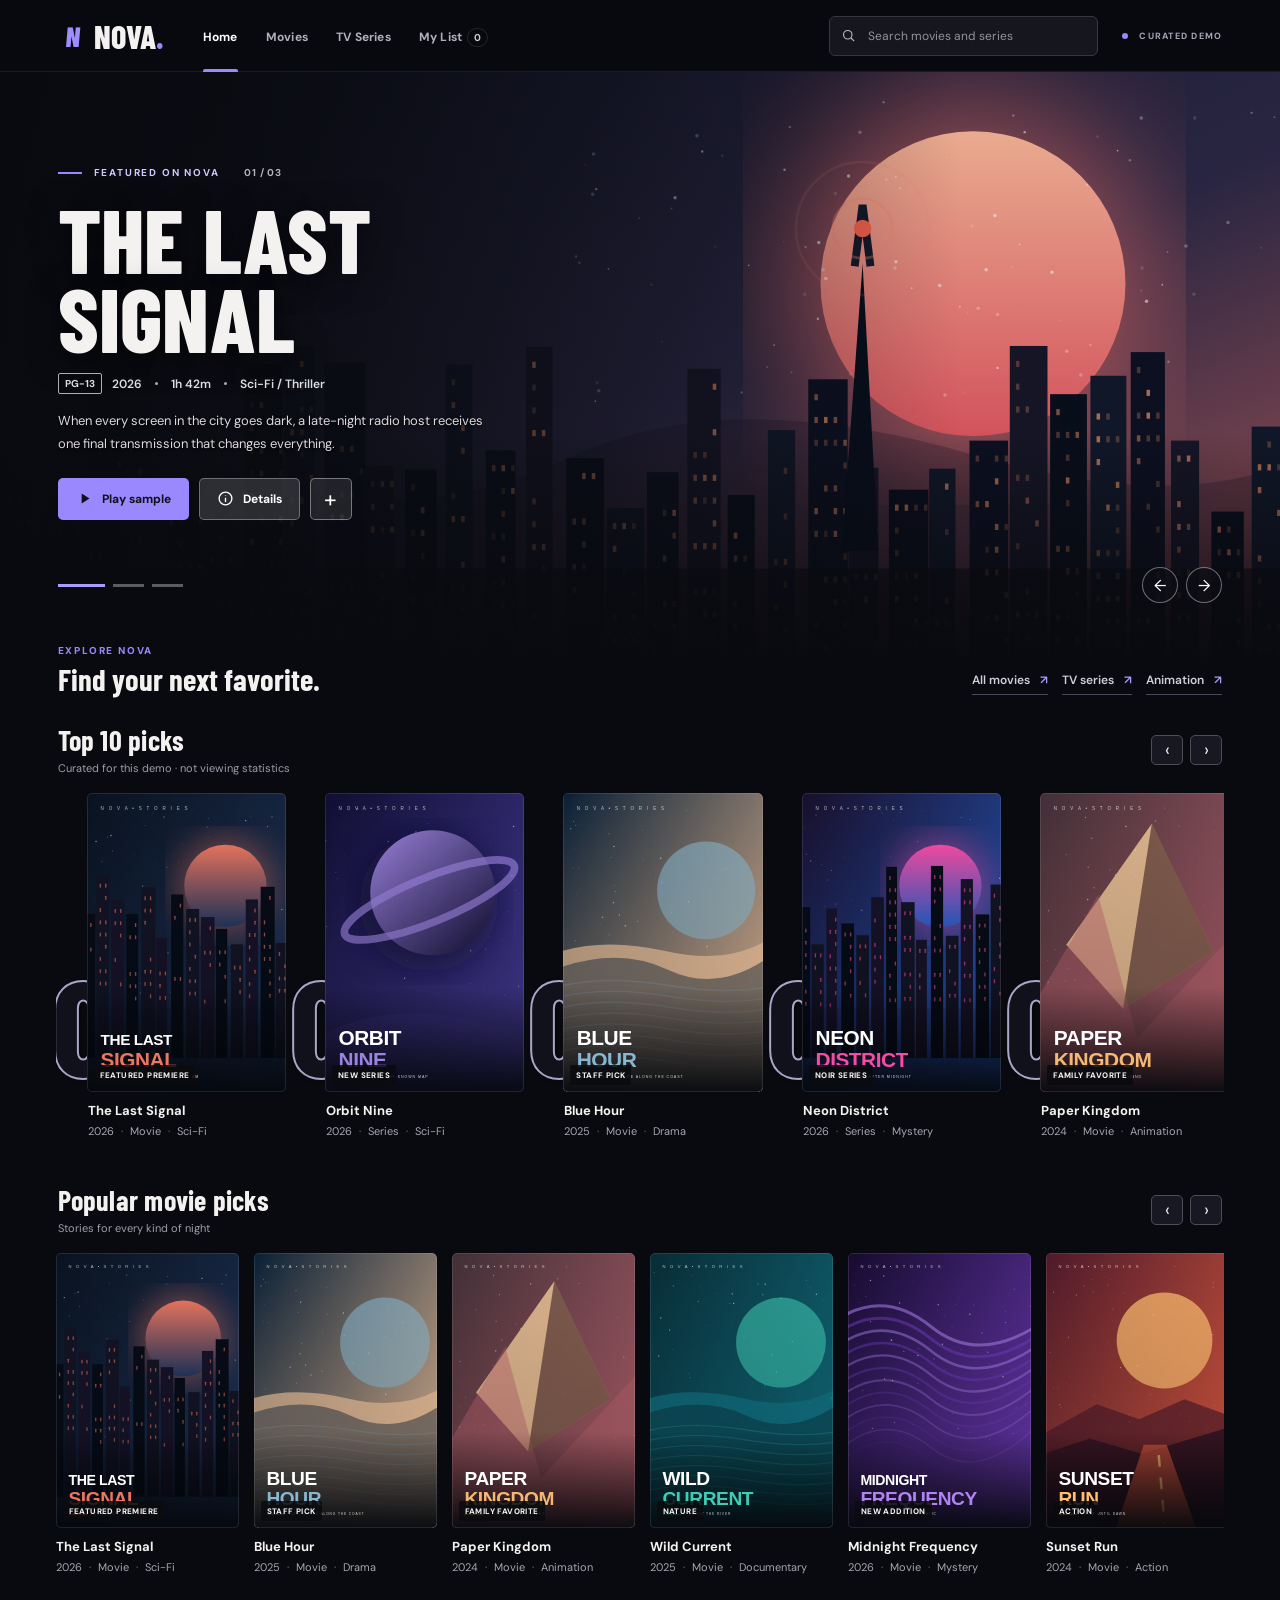
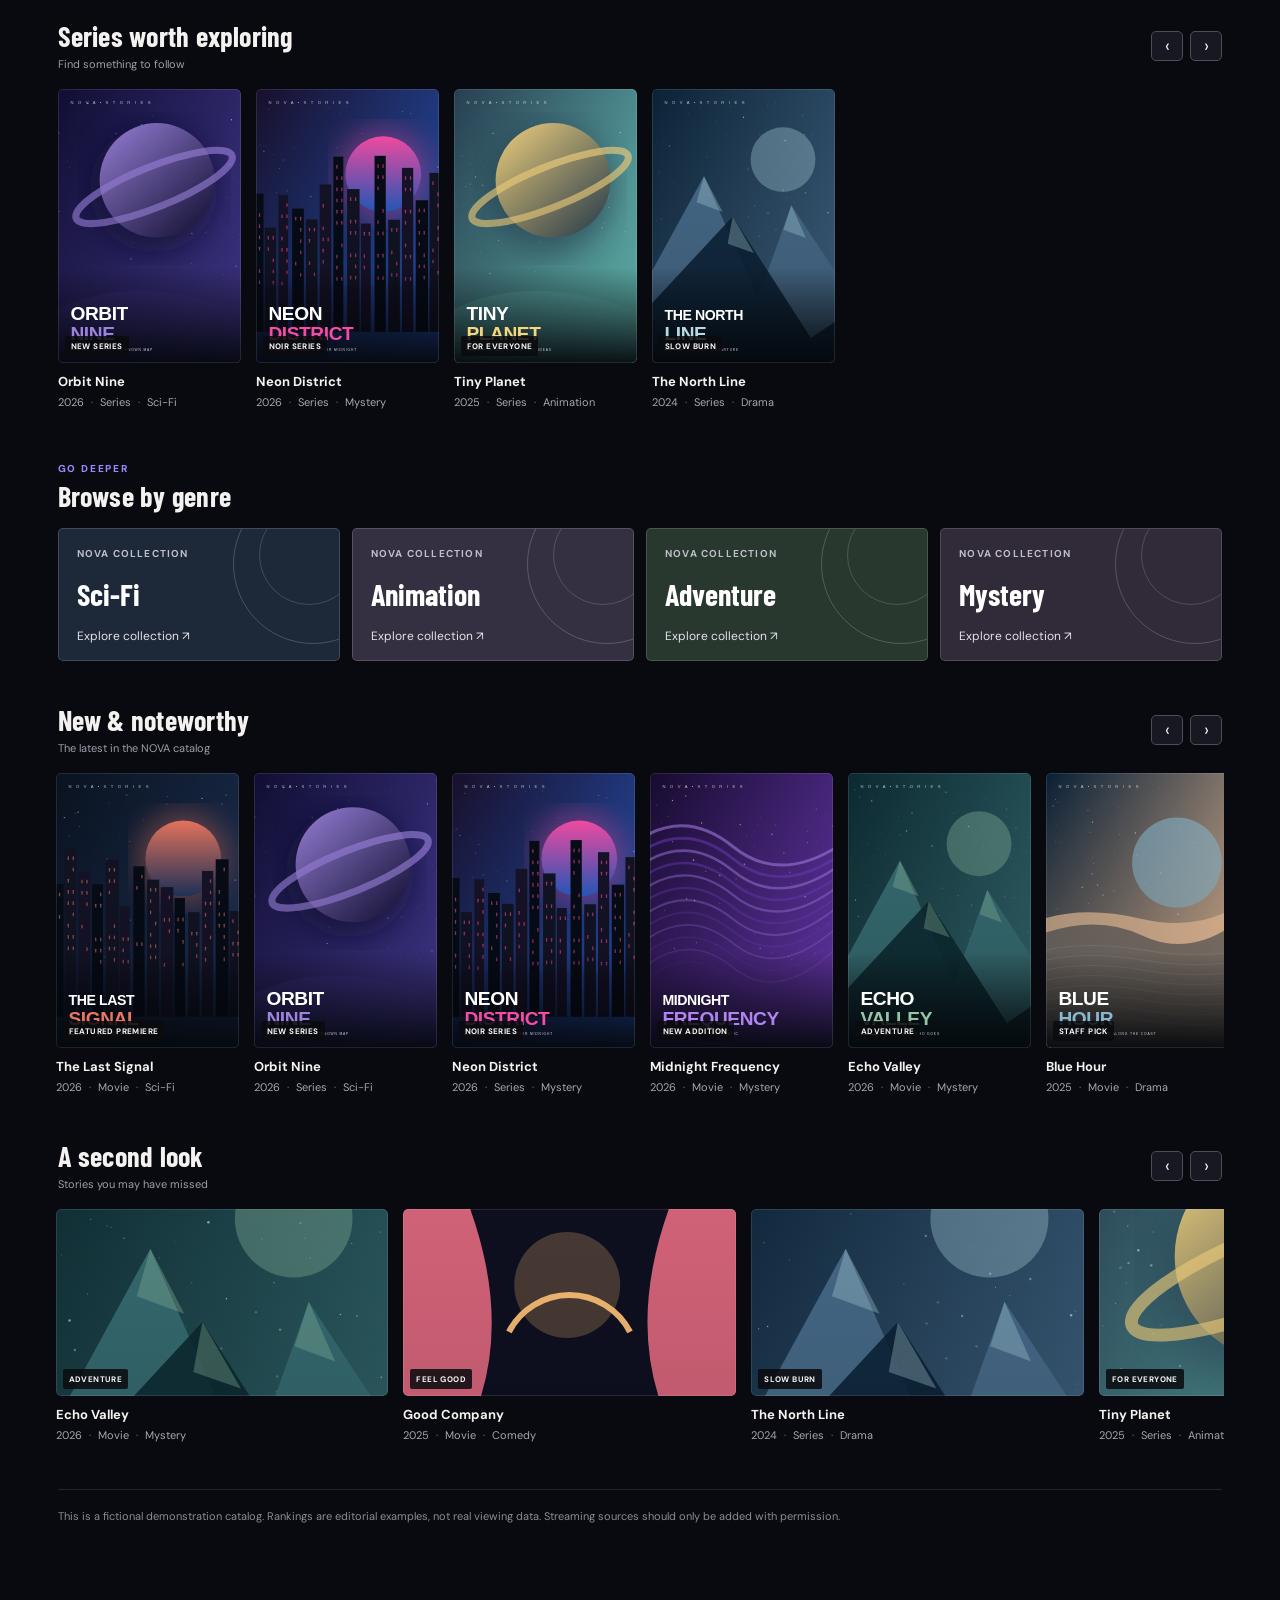
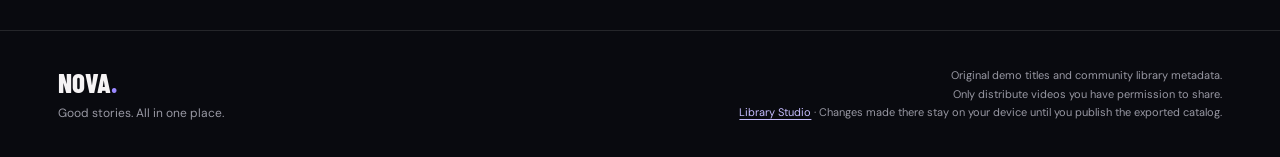
<file: index.html>
<!doctype html>
<html lang="en">
<head>
  <meta charset="utf-8">
  <meta name="viewport" content="width=device-width, initial-scale=1">
  <meta name="theme-color" content="#0a0b0f">
  <meta name="description" content="NOVA — discover films, series, and carefully curated collections. A demo catalog with original fictional stories.">
  <title>NOVA — Movies &amp; Series</title>
  <link rel="icon" href="assets/favicon.svg" type="image/svg+xml">
  <link rel="stylesheet" href="styles.css?v=22">
  <script defer src="catalog.js"></script>
  <script defer src="imports.js"></script>
  <script defer src="app.js?v=22"></script>
</head>
<body>
  <a href="#main" class="skip-link">Skip to content</a>
  <header class="site-header" id="top">
    <div class="header-inner">
      <a class="wordmark" href="#home" id="brand-link" aria-label="NOVA home"><span class="logo-mark" aria-hidden="true">N</span><span>NOVA<span class="wordmark-dot">.</span></span></a>
      <nav class="main-nav" aria-label="Primary navigation">
        <button type="button" class="nav-link active" data-page="home">Home</button>
        <button type="button" class="nav-link" data-page="movies">Movies</button>
        <button type="button" class="nav-link" data-page="series">TV Series</button>
        <button type="button" class="nav-link" data-page="saved">My List <span class="small-count" id="saved-count">0</span></button>
      </nav>
      <div class="header-right">
        <label class="search-box" aria-label="Search library">
          <svg viewBox="0 0 24 24" aria-hidden="true"><circle cx="10.8" cy="10.8" r="6.8"/><path d="m16 16 5 5"/></svg>
          <input id="search" type="search" placeholder="Search movies and series" autocomplete="off" aria-label="Search titles and genres">
        </label>
        <span class="demo-label"><span></span> CURATED DEMO</span>
      </div>
    </div>
  </header>

  <main id="main">
    <section class="hero" id="hero" aria-roledescription="carousel" aria-label="Featured stories">
      <div class="hero-image" id="hero-image" aria-hidden="true"></div>
      <div class="hero-shade" aria-hidden="true"></div>
      <div class="hero-content page-gutter">
        <div class="hero-kicker"><span class="kicker-line"></span> FEATURED ON NOVA <span class="kicker-number" id="feature-index">01 / 03</span></div>
        <h1 class="hero-title" id="feature-title">The Last<br>Signal</h1>
        <div class="hero-meta" id="feature-meta"></div>
        <p class="hero-summary" id="feature-description"></p>
        <div class="hero-actions">
          <button class="btn btn-primary" id="feature-play" type="button"><svg viewBox="0 0 24 24" aria-hidden="true"><path d="M8 5v14l11-7z"/></svg> Play sample</button>
          <button class="btn btn-secondary" id="feature-details" type="button"><svg viewBox="0 0 24 24" aria-hidden="true"><circle cx="12" cy="12" r="9"/><path d="M12 11v6M12 7.5v.5"/></svg> Details</button>
          <button class="btn btn-icon" type="button" id="feature-save" aria-label="Add featured title to My List">+</button>
        </div>
      </div>
      <div class="hero-controls page-gutter">
        <div class="feature-dots" id="feature-dots" aria-label="Featured story selector"></div>
        <div class="hero-arrows"><button class="circle-arrow" type="button" id="feature-prev" aria-label="Previous featured title">←</button><button class="circle-arrow" type="button" id="feature-next" aria-label="Next featured title">→</button></div>
      </div>
    </section>

    <div class="home-content page-gutter" id="home-content">
      <div class="home-intro">
        <div><p class="home-intro-kicker">EXPLORE NOVA</p><h2>Find your next favorite.</h2></div>
        <div class="home-shortcuts" aria-label="Browse collections">
          <button type="button" data-page="movies">All movies <span>↗</span></button>
          <button type="button" data-page="series">TV series <span>↗</span></button>
          <button type="button" data-collection="Animation">Animation <span>↗</span></button>
        </div>
      </div>
      <div id="home-library"></div>
    </div>

    <div class="browse-content page-gutter" id="browse-content" hidden>
      <div class="browse-heading" id="section-heading"><span class="eyebrow" id="browse-eyebrow">THE COLLECTION</span><h1 id="browse-title">The collection<span>.</span></h1><p id="browse-description">Find something worth watching.</p></div>
      <div class="browse-toolbar"><div class="category-bar" id="genre-bar" aria-label="Filter titles by genre"></div><label class="sort-control">Sort <select id="sort-select" aria-label="Sort titles"><option value="default">Featured</option><option value="recent">Newest</option><option value="az">A–Z</option><option value="oldest">Oldest</option></select></label></div>
      <div id="library" aria-live="polite"></div>
    </div>
  </main>

  <footer class="site-footer page-gutter">
    <div class="footer-brand"><span class="footer-wordmark">NOVA<span>.</span></span><span>Good stories. All in one place.</span></div>
    <div class="footer-notice">Original demo titles and community library metadata.<br>Only distribute videos you have permission to share.<br><a href="studio.html">Library Studio</a> · Changes made there stay on your device until you publish the exported catalog.</div>
  </footer>

  <div id="details-overlay" class="overlay" hidden>
    <div class="overlay-scrim" data-close="details"></div>
    <section class="details-dialog" role="dialog" aria-modal="true" aria-label="Title details" tabindex="-1">
      <button class="modal-close" type="button" data-close="details" aria-label="Close details">×</button>
      <div id="details-body"></div>
    </section>
  </div>
  <div id="player-overlay" class="overlay" hidden>
    <div class="overlay-scrim" data-close="player"></div>
    <section class="player-dialog" role="dialog" aria-modal="true" aria-label="Video player" tabindex="-1">
      <div class="player-top"><div><span class="eyebrow">NOW PLAYING</span><h2 id="player-title"></h2></div><button class="modal-close inline-close" type="button" data-close="player" aria-label="Close player">×</button></div>
      <div class="player-frame" id="player-frame"></div><p class="player-caption" id="player-caption"></p>
    </section>
  </div>
</body>
</html>
</file>
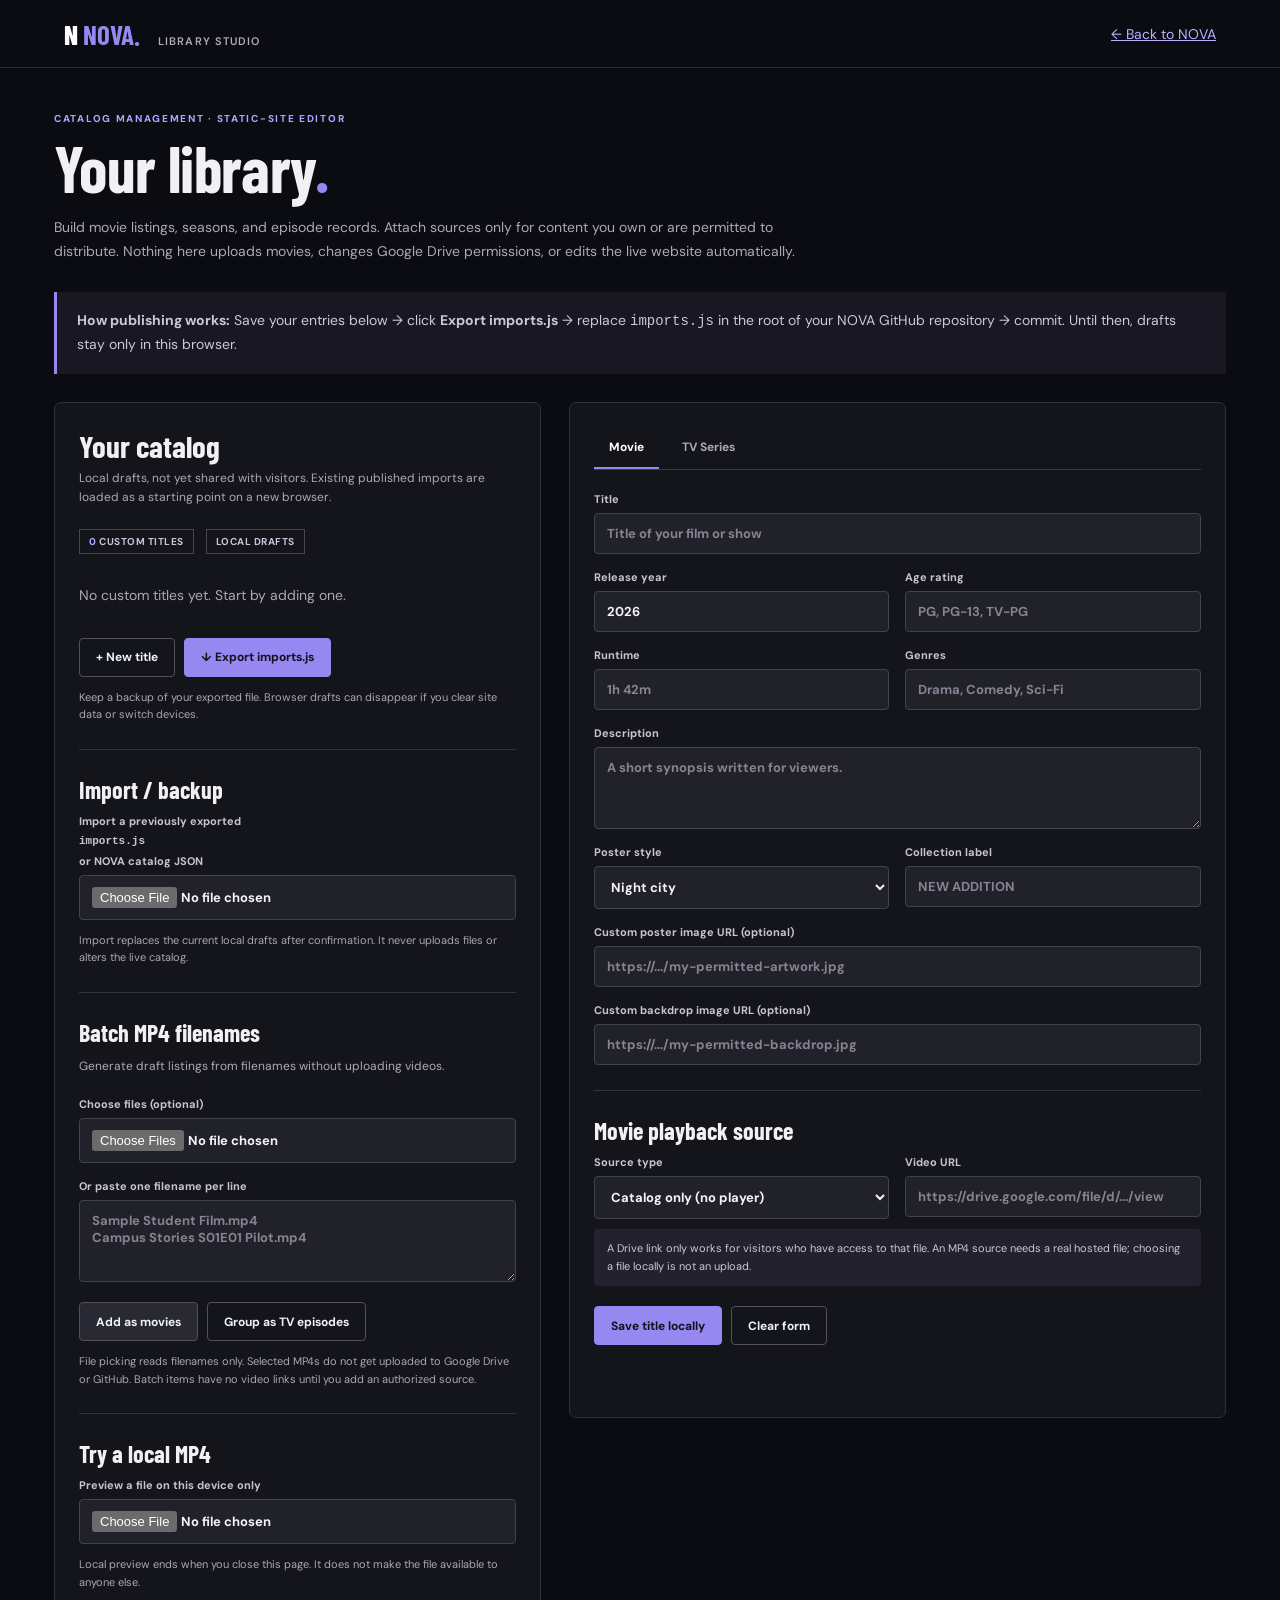
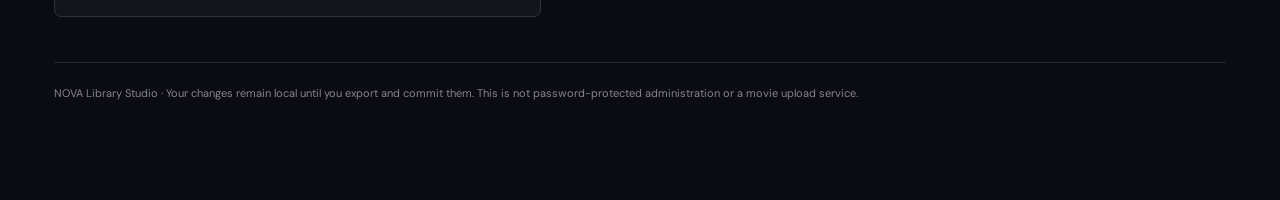
<file: studio.html>
<!doctype html>
<html lang="en"><head><meta charset="utf-8"><meta name="viewport" content="width=device-width,initial-scale=1"><meta name="theme-color" content="#0b0c11"><title>NOVA — Library Studio</title>
<style>
@import url('https://fonts.googleapis.com/css2?family=Barlow+Condensed:wght@600;700;800&family=DM+Sans:wght@400;500;600;700&display=swap');
:root{color-scheme:dark;--bg:#0b0c11;--panel:#191b22;--edge:#36363f;--accent:#9687f1;--muted:#aba9b6}*{box-sizing:border-box}body{background:var(--bg);color:#f2f0f3;font-family:'DM Sans',sans-serif;margin:0;font-size:14px}button,input,textarea,select{font:inherit}button{cursor:pointer}a{color:#bbb0ff}a:hover{color:white}[hidden]{display:none!important}button:focus-visible,input:focus-visible,select:focus-visible,textarea:focus-visible{outline:2px solid #ac9fff;outline-offset:2px}.sitebar{height:68px;border-bottom:1px solid #2a2933;display:flex;align-items:center;justify-content:space-between;padding:0 clamp(16px,5vw,90px);gap:12px}.brand{text-decoration:none;color:#fff;font:800 27px 'Barlow Condensed',sans-serif}.brand b{color:var(--accent)}.brand small{font:600 11px 'DM Sans',sans-serif;letter-spacing:.1em;color:#aeacbc;margin-left:18px}.container{max-width:1220px;padding:44px 24px 100px;margin:0 auto}.eyebrow{font-size:10px;font-weight:800;letter-spacing:.17em;color:#aea3ff}.heading{font:700 clamp(48px,5vw,70px)/1 'Barlow Condensed',sans-serif;letter-spacing:-.01em;margin:11px 0 16px}.heading span{color:var(--accent)}.lead{color:#aaa9b5;line-height:1.7;max-width:750px;margin:0 0 28px}.guide{border-left:3px solid var(--accent);background:#181722;padding:17px 20px;line-height:1.7;color:#cbc8d7;margin-bottom:28px}.layout{display:grid;grid-template-columns:minmax(300px,1fr) minmax(370px,1.35fr);gap:28px}.panel{border:1px solid #30313a;border-radius:7px;background:#14151b;padding:24px;min-width:0}.panel h2{font:700 31px 'Barlow Condensed',sans-serif;margin:0 0 5px}.panel-sub{color:var(--muted);font-size:12px;margin:0 0 21px;line-height:1.6}.kpi{display:flex;gap:12px;align-items:center;margin-bottom:18px}.pill{border:1px solid #494650;padding:5px 9px;color:#c8c3d8;font-size:10px;font-weight:700;letter-spacing:.05em}.fields{display:grid;grid-template-columns:repeat(2,minmax(0,1fr));gap:16px}.full{grid-column:1/-1}label{display:flex;flex-direction:column;gap:7px;color:#c7c5d0;font-size:11px;font-weight:700}input,textarea,select{background:#202129;border:1px solid #42434d;border-radius:4px;color:#f4f3f7;padding:11px 12px;width:100%;min-width:0;font-size:13px}input::placeholder,textarea::placeholder{color:#858394}textarea{resize:vertical;min-height:82px}.actions{display:flex;flex-wrap:wrap;gap:9px;margin-top:20px}.btn{border:1px solid #52515b;color:#f1f1f8;background:#282933;border-radius:4px;min-height:39px;padding:10px 16px;font-weight:700;font-size:12px}.btn.primary{background:var(--accent);color:#12121a;border-color:var(--accent)}.btn.ghost{background:transparent}.btn.danger{border-color:#87525c;color:#ffd0d6}.btn:hover{filter:brightness(1.13)}.boxnote{font-size:11px;line-height:1.6;color:#a9a6b6;margin:12px 0 0}.entries{display:flex;flex-direction:column;gap:8px;max-height:425px;overflow:auto}.entry{display:flex;align-items:center;justify-content:space-between;gap:10px;background:#1e1f26;border:1px solid #30313d;padding:13px;border-radius:4px}.entry-main{min-width:0}.entry-title{font-size:13px;font-weight:700;overflow:hidden;text-overflow:ellipsis;white-space:nowrap}.entry-meta{font-size:11px;color:#9f9dab;margin-top:4px}.entry button{border:1px solid #4b4a57;background:#292932;color:#eee;padding:7px 9px;border-radius:3px;font-size:11px;flex:0 0 auto}.section-rule{height:1px;background:#34343c;margin:25px 0}.subhead{font:700 24px 'Barlow Condensed',sans-serif;margin:0 0 10px}.episode-build{background:#1c1d25;border:1px solid #32333c;border-radius:5px;padding:17px;margin-top:16px}.episode-preview{display:flex;flex-direction:column;gap:5px;padding-top:14px}.episode-item{display:flex;gap:10px;justify-content:space-between;align-items:center;font-size:12px;border-bottom:1px solid #32313a;padding:8px 0}.episode-item button{border:0;color:#c9bcff;background:none}.message{margin-top:16px;min-height:20px;font-size:12px;color:#c9bfff}.warning{color:#f1c3a0}.muted{color:#aaa8b4}.tabline{display:flex;gap:8px;border-bottom:1px solid #3b3943;margin-bottom:22px}.tab{border:0;background:transparent;color:#a9a8b7;padding:12px 15px;font-weight:700;font-size:12px;border-bottom:2px solid transparent}.tab.active{color:#fff;border-color:var(--accent)}.import-file{border:1px dashed #626071;padding:18px;border-radius:5px;background:#191923}.footer{font-size:11px;color:#858493;margin-top:45px;border-top:1px solid #282831;padding-top:23px}.count{color:#b5aafd}.stream-tip{padding:11px 13px;background:#22212d;border-radius:4px;color:#cbc7d8;font-size:11px;line-height:1.6;margin:10px 0}#local-preview{width:100%;max-height:240px;background:black;margin-top:12px;border-radius:5px} .mini-tags{display:flex;gap:6px;flex-wrap:wrap;margin-top:8px}.mini-tag{font-size:10px;padding:4px 6px;color:#bdb8cb;border:1px solid #3b3948}@media(max-width:920px){.layout{grid-template-columns:1fr}.container{padding:28px 17px 70px}.panel{padding:18px}}@media(max-width:470px){.fields{grid-template-columns:1fr}.sitebar .brand small{display:none}.actions .btn{flex:1}.entry{flex-wrap:wrap}}
</style></head>
<body>
<header class="sitebar"><a class="brand" href="index.html">N<b> NOVA.</b><small>LIBRARY STUDIO</small></a><a href="index.html">← Back to NOVA</a></header>
<main class="container">
<div class="eyebrow">CATALOG MANAGEMENT · STATIC-SITE EDITOR</div><h1 class="heading">Your library<span>.</span></h1>
<p class="lead">Build movie listings, seasons, and episode records. Attach sources only for content you own or are permitted to distribute. Nothing here uploads movies, changes Google Drive permissions, or edits the live website automatically.</p>
<div class="guide"><strong>How publishing works:</strong> Save your entries below → click <strong>Export imports.js</strong> → replace <code>imports.js</code> in the root of your NOVA GitHub repository → commit. Until then, drafts stay only in this browser.</div>
<div class="layout"><div>
<section class="panel"><h2>Your catalog</h2><p class="panel-sub">Local drafts, not yet shared with visitors. Existing published imports are loaded as a starting point on a new browser.</p>
<div class="kpi"><span class="pill"><span class="count" id="total">0</span> CUSTOM TITLES</span><span class="pill">LOCAL DRAFTS</span></div>
<div class="entries" id="entries"></div>
<div class="actions"><button id="new" type="button" class="btn ghost">+ New title</button><button id="export" type="button" class="btn primary">↓ Export imports.js</button></div>
<p class="boxnote">Keep a backup of your exported file. Browser drafts can disappear if you clear site data or switch devices.</p>
<div class="section-rule"></div><h3 class="subhead">Import / backup</h3>
<label>Import a previously exported <code>imports.js</code> or NOVA catalog JSON<input id="import-file" type="file" accept=".js,.json,application/json,text/javascript"></label>
<p class="boxnote">Import replaces the current local drafts after confirmation. It never uploads files or alters the live catalog.</p>
<div class="section-rule"></div><h3 class="subhead">Batch MP4 filenames</h3><p class="panel-sub">Generate draft listings from filenames without uploading videos.</p>
<div class="fields"><label class="full">Choose files (optional)<input id="batch-files" type="file" accept=".mp4,video/mp4" multiple></label><label class="full">Or paste one filename per line<textarea id="batch-names" placeholder="Sample Student Film.mp4&#10;Campus Stories S01E01 Pilot.mp4"></textarea></label></div>
<div class="actions"><button id="batch-movies" type="button" class="btn">Add as movies</button><button id="batch-series" type="button" class="btn ghost">Group as TV episodes</button></div>
<p class="boxnote">File picking reads filenames only. Selected MP4s do not get uploaded to Google Drive or GitHub. Batch items have no video links until you add an authorized source.</p>
<div class="section-rule"></div><h3 class="subhead">Try a local MP4</h3><label>Preview a file on this device only<input id="preview-file" type="file" accept=".mp4,video/mp4"></label><video id="local-preview" controls playsinline hidden></video><p class="boxnote">Local preview ends when you close this page. It does not make the file available to anyone else.</p>
</section>
</div><div>
<section class="panel"><div class="tabline"><button id="tab-movie" type="button" class="tab active">Movie</button><button id="tab-series" type="button" class="tab">TV Series</button></div>
<form id="entry-form">
<input type="hidden" id="entry-id"><div class="fields">
<label class="full">Title <input id="title" required maxlength="120" placeholder="Title of your film or show"></label>
<label>Release year <input id="year" type="number" min="1880" max="2100" value="2026" required></label>
<label>Age rating <input id="age" placeholder="PG, PG-13, TV-PG" maxlength="20"></label>
<label id="movie-length-wrap">Runtime <input id="length" placeholder="1h 42m"></label>
<label>Genres <input id="genres" placeholder="Drama, Comedy, Sci-Fi"></label>
<label class="full">Description<textarea id="description" placeholder="A short synopsis written for viewers."></textarea></label>
<label>Poster style <select id="art"><option value="signal">Night city</option><option value="coast">Coast</option><option value="orbit">Space</option><option value="paper">Paper</option><option value="neon">Neon</option><option value="current">River</option><option value="north">Winter</option><option value="frequency">Midnight</option><option value="sunset">Sunset</option><option value="valley">Valley</option></select></label>
<label>Collection label <input id="tag" placeholder="NEW ADDITION"></label>
<label class="full">Custom poster image URL (optional) <input id="poster-url" type="url" placeholder="https://.../my-permitted-artwork.jpg"></label>
<label class="full">Custom backdrop image URL (optional) <input id="backdrop-url" type="url" placeholder="https://.../my-permitted-backdrop.jpg"></label>
</div>
<div id="movie-source"><div class="section-rule"></div><h3 class="subhead">Movie playback source</h3><div class="fields"><label>Source type<select id="source-type"><option value="none">Catalog only (no player)</option><option value="drive">Google Drive preview</option><option value="mp4">HTTPS MP4 or media/ path</option></select></label><label>Video URL<input id="source-url" type="text" placeholder="https://drive.google.com/file/d/.../view"></label></div><div class="stream-tip">A Drive link only works for visitors who have access to that file. An MP4 source needs a real hosted file; choosing a file locally is not an upload.</div></div>
<div id="series-source" hidden><div class="section-rule"></div><h3 class="subhead">Build episodes</h3><p class="panel-sub">Add episodes one by one. Each can have its own permitted video source.</p>
<div class="episode-build"><div class="fields"><label>Season number<input id="season-number" type="number" min="1" max="100" value="1"></label><label>Episode number<input id="episode-number" type="number" min="1" max="999" value="1"></label><label class="full">Episode title<input id="episode-title" placeholder="Pilot"></label><label>Duration<input id="episode-length" placeholder="24m"></label><label>Video source<select id="episode-type"><option value="none">Catalog only</option><option value="drive">Google Drive preview</option><option value="mp4">HTTPS MP4 or media/ path</option></select></label><label class="full">Episode video URL (optional)<input id="episode-url" placeholder="Google Drive or MP4 link"></label></div>
<div class="actions"><button type="button" class="btn" id="add-episode">+ Add episode</button></div></div><div id="episodes" class="episode-preview"></div></div>
<div class="actions"><button class="btn primary" type="submit" id="save">Save title locally</button><button class="btn ghost" type="button" id="clear-button">Clear form</button></div><p class="message" id="message" role="status" aria-live="polite"></p>
</form>
</section>
</div></div>
<footer class="footer">NOVA Library Studio · Your changes remain local until you export and commit them. This is not password-protected administration or a movie upload service.</footer>
</main>
<script src="imports.js"></script>
<script>
(()=>{'use strict';
const $=id=>document.getElementById(id);const key='nova-studio-draft-v1';
const arts=new Set(['signal','coast','orbit','paper','neon','current','north','frequency','sunset','valley']);
const trim=s=>String(s??'').trim();let type='movie',workingEpisodes=[],drafts=[];
const esc=s=>String(s??'').replace(/[&<>"']/g,c=>({'&':'&amp;','<':'&lt;','>':'&gt;','"':'&quot;',"'":'&#39;'}[c]));
function normalizeUrl(input,which){const s=trim(input);if(!s)return '';if(which==='drive'){
 try{const u=new URL(s);if(!['drive.google.com','docs.google.com'].includes(u.hostname))throw Error();const id=u.pathname.match(/\/file\/d\/([a-zA-Z0-9_-]+)/)?.[1]||(u.pathname==='/open'?u.searchParams.get('id'):null);if(!id||!/^[a-zA-Z0-9_-]{10,}$/.test(id))throw Error();return `https://drive.google.com/file/d/${id}/view`;}catch{throw Error('Paste a Google Drive file URL, not a folder URL.');}}
 if(which==='mp4'){if(/^media\/[A-Za-z0-9._/-]+\.mp4(?:\?.*)?$/i.test(s)&&!s.includes('..'))return s;try{const u=new URL(s);if(u.protocol==='https:'&&u.username===''&&u.password==='')return u.href;}catch{}throw Error('Use a valid HTTPS video URL or media/filename.mp4 path.');}return '';}
function normalizeArt(s){if(!s)return '';try{const u=new URL(s);if(u.protocol==='https:'&&u.username===''&&u.password==='')return u.href}catch{}throw Error('Custom artwork must use an HTTPS URL.');}
function source(st,link){if(st==='none')return null;const url=normalizeUrl(link,st);if(!url)throw Error('Enter a video URL or choose Catalog only.');return {type:st,url};}
function safeItem(x){if(!x||typeof x!=='object'||typeof x.id!=='string'||typeof x.title!=='string'||!['movie','series'].includes(x.type))return null;return {...x,id:trim(x.id),title:trim(x.title),type:x.type,year:Number(x.year)||2026,art:arts.has(x.art)?x.art:'signal',genres:Array.isArray(x.genres)?x.genres.filter(g=>typeof g==='string').slice(0,12):[],seasons:Array.isArray(x.seasons)?x.seasons:undefined};}
function load(){try{const saved=JSON.parse(localStorage.getItem(key));drafts=Array.isArray(saved)?saved.map(safeItem).filter(Boolean):[...(window.NOVA_IMPORTS||[])].map(safeItem).filter(Boolean)}catch{drafts=[...(window.NOVA_IMPORTS||[])].map(safeItem).filter(Boolean)}}
function persist(){try{localStorage.setItem(key,JSON.stringify(drafts));}catch{notice('Could not save in this browser. Export your catalog now.',true)}}
function notice(text,error=false){$('message').textContent=text;$('message').classList.toggle('warning',error)}
function list(){const e=$('entries');$('total').textContent=drafts.length;e.innerHTML=drafts.length?drafts.map((x,i)=>`<div class="entry"><div class="entry-main"><div class="entry-title">${esc(x.title)}</div><div class="entry-meta">${esc(x.type==='movie'?'Movie':`Series · ${x.seasons?.length||0} season(s)`)} · ${esc(x.year)}</div></div><div><button type="button" data-edit="${i}">Edit</button> <button type="button" data-delete="${i}" aria-label="Remove ${esc(x.title)}">Remove</button></div></div>`).join(''):'<p class="muted">No custom titles yet. Start by adding one.</p>'}
function switchType(t){type=t;$('tab-movie').classList.toggle('active',t==='movie');$('tab-series').classList.toggle('active',t==='series');$('movie-source').hidden=t!=='movie';$('series-source').hidden=t!=='series';$('movie-length-wrap').hidden=t!=='movie';}
function clearForm(){ $('entry-form').reset();$('entry-id').value='';$('year').value=new Date().getFullYear(); workingEpisodes=[];switchType('movie');renderEpisodes();notice('');$('title').focus();}
function renderEpisodes(){let el=$('episodes');el.innerHTML=workingEpisodes.length?workingEpisodes.slice().sort((a,b)=>a.season-b.season||a.num-b.num).map((e)=>`<div class="episode-item"><span>S${String(e.season).padStart(2,'0')}E${String(e.num).padStart(2,'0')} · ${esc(e.title)} ${e.video?'· playable':''}</span><button type="button" data-remove-episode="${workingEpisodes.indexOf(e)}">Remove</button></div>`).join(''):'<p class="boxnote">No episodes yet.</p>';}
function edit(i){const x=drafts[i];if(!x)return;clearForm();switchType(x.type);$('entry-id').value=x.id;$('title').value=x.title;$('year').value=x.year;$('age').value=x.age||'';$('length').value=x.length||'';$('genres').value=(x.genres||[]).join(', ');$('description').value=x.description||'';$('tag').value=x.tag||'';$('art').value=arts.has(x.art)?x.art:'signal';$('poster-url').value=x.posterUrl||'';$('backdrop-url').value=x.backdropUrl||'';if(x.type==='movie'){$('source-type').value=x.video?.type||'none';$('source-url').value=x.video?.url||''}else{workingEpisodes=(x.seasons||[]).flatMap((s,j)=>(s.episodes||[]).map((ep,k)=>({season:Number(s.number)||j+1,num:Number(ep.number)||k+1,title:ep.title,length:ep.length,video:ep.video||null})));renderEpisodes();}$('title').scrollIntoView({behavior:'smooth',block:'center'});notice(`Editing “${x.title}”.`);}
function makeId(t){const clean=t.toLowerCase().normalize('NFKD').replace(/[^a-z0-9 -]/g,'').trim().replace(/\s+/g,'-').slice(0,65)||'untitled';let id='custom-'+clean,n=2;const current=$('entry-id').value;while(drafts.some(x=>x.id===id&&x.id!==current)||(window.NOVA_CATALOG||[]).some(x=>x.id===id)){id=`custom-${clean}-${n++}`}return current||id;}
function save(event){event.preventDefault();try{const title=trim($('title').value);if(!title)throw Error('Enter a title.');const id=makeId(title);const entry={id,title,type,year:Number($('year').value),age:trim($('age').value)||'NR',length:trim($('length').value)||(type==='series'?(new Set(workingEpisodes.map(x=>x.season)).size||0)+' Season(s)':''),genres:trim($('genres').value).split(',').map(trim).filter(Boolean),description:trim($('description').value),art:$('art').value,tag:trim($('tag').value)||'LIBRARY ADDITION'};
const pu=normalizeArt($('poster-url').value),bu=normalizeArt($('backdrop-url').value);if(pu)entry.posterUrl=pu;if(bu)entry.backdropUrl=bu;
if(type==='movie'){entry.video=source($('source-type').value,$('source-url').value);}else{const groups=new Map();for(const e of workingEpisodes){if(!groups.has(e.season))groups.set(e.season,[]);groups.get(e.season).push({number:e.num,title:e.title,length:e.length||'',video:e.video})}entry.seasons=[...groups].sort((a,b)=>a[0]-b[0]).map(([number,episodes])=>({number,label:`Season ${number}`,episodes:episodes.sort((a,b)=>a.number-b.number)}));entry.video=null;}
const idx=drafts.findIndex(x=>x.id===id);if(idx>=0)drafts[idx]=entry;else drafts.push(entry);persist();list();clearForm();notice(`Saved “${title}” in this browser. Export imports.js to publish.`);
}catch(e){notice(e.message,true)}}
function addEpisode(){try{const num=Math.max(1,Number($('episode-number').value)),season=Math.max(1,Number($('season-number').value));const title=trim($('episode-title').value)||`Episode ${num}`;const video=source($('episode-type').value,$('episode-url').value);if(workingEpisodes.some(e=>e.season===season&&e.num===num))throw Error('That season/episode number is already in the list.');workingEpisodes.push({season,num,title,length:trim($('episode-length').value),video});$('episode-number').value=num+1;$('episode-title').value='';$('episode-url').value='';renderEpisodes();notice(`Episode ${num} added to the form. Save the title to keep it.`);}catch(e){notice(e.message,true)}}
function exportFile(){const js='/* Generated by NOVA Library Studio. Publish this file at the root of your NOVA website. */\nwindow.NOVA_IMPORTS = '+JSON.stringify(drafts,null,2).replace(/\u2028/g,'\\u2028').replace(/\u2029/g,'\\u2029')+';\n';const blob=new Blob([js],{type:'text/javascript;charset=utf-8'});const u=URL.createObjectURL(blob);const a=document.createElement('a');a.href=u;a.download='imports.js';document.body.append(a);a.click();a.remove();setTimeout(()=>URL.revokeObjectURL(u),15000);notice('Exported imports.js. Upload it to the root of your GitHub repository and commit to publish.');}
function parseName(s){return trim(s).replace(/\.mp4$/i,'').replace(/[_\.]/g,' ').replace(/\s+/g,' ').trim().replace(/(?:\s*(?:720p|1080p|2160p|WEBRip|BluRay|x264|AAC|YTS).*?)$/i,'').trim();}
function batch(mode){const fileNames=[...$('batch-files').files].map(x=>x.name);const pasted=$('batch-names').value.split(/\r?\n/).map(trim).filter(Boolean);const names=[...new Set([...fileNames,...pasted])];if(!names.length){notice('Select MP4 files or paste filenames first.',true);return}let added=0;for(const filename of names){if(!/\.mp4$/i.test(filename))continue;const clean=parseName(filename);if(mode==='movie'){const title=clean.replace(/\s*(?:\(?(?:19|20)\d{2}\)?)(?:\s.*)?$/,'');let id='custom-'+title.toLowerCase().replace(/[^a-z0-9]+/g,'-').replace(/-$/,'');if(!id||drafts.some(x=>x.id===id))continue;drafts.push({id,title,type:'movie',year:new Date().getFullYear(),age:'NR',length:'',genres:[],description:'',art:'signal',tag:'NEW ADDITION',video:null});added++;}else{const m=clean.match(/^(.*?)\s+[Ss](\d{1,2})[Ee](\d{1,3})([a-z]?)(?:\s+(.+))?$/i);if(!m)continue;const show=trim(m[1]),season=Number(m[2]),ep=Number(m[3]),epTitle=trim(m[5])||`Episode ${ep}${m[4]||''}`;const id='custom-'+show.toLowerCase().replace(/[^a-z0-9]+/g,'-').replace(/-$/,'');let item=drafts.find(x=>x.id===id);if(item&&item.type!=='series')continue;if(!item){item={id,title:show,type:'series',year:new Date().getFullYear(),age:'NR',length:'1 Season',genres:[],description:'',art:'signal',tag:'NEW SERIES',seasons:[],video:null};drafts.push(item)}let seas=item.seasons.find(x=>x.number===season);if(!seas){seas={number:season,label:`Season ${season}`,episodes:[]};item.seasons.push(seas)}if(seas.episodes.some(x=>x.number===ep&&x.title===epTitle))continue;seas.episodes.push({number:ep,title:epTitle,length:'',video:null});seas.episodes.sort((a,b)=>a.number-b.number);item.seasons.sort((a,b)=>a.number-b.number);item.length=`${item.seasons.length} Season(s)`;added++;}}
persist();list();notice(`Added ${added} ${mode==='movie'?'movie drafts':'episode records'} with no video sources. Open an entry to edit it. Uploading the original MP4 files was NOT performed.`);}
async function importDrafts(e){const f=e.target.files?.[0];if(!f)return;try{const raw=await f.text();let content;if(f.name.toLowerCase().endsWith('.json'))content=JSON.parse(raw);else{const text=raw.replace(/^\s*\/\*[\s\S]*?\*\//,'').replace(/^\s*window\.NOVA_IMPORTS\s*=\s*/,'').replace(/;\s*$/,'');content=JSON.parse(text)}if(!Array.isArray(content))throw Error('Expected an array of catalog entries.');if(!confirm(`Replace ${drafts.length} local draft(s) with ${content.length} imported entries?`))return;drafts=content.map(safeItem).filter(Boolean);persist();list();clearForm();notice(`Imported ${drafts.length} entries to local drafts.`);}catch(err){notice('Could not parse this file: '+err.message,true)}finally{e.target.value=''}}
$('tab-movie').onclick=()=>switchType('movie');$('tab-series').onclick=()=>switchType('series');$('entry-form').addEventListener('submit',save);$('add-episode').onclick=addEpisode;$('new').onclick=clearForm;$('clear-button').onclick=clearForm;$('export').onclick=exportFile;$('import-file').onchange=importDrafts;$('batch-movies').onclick=()=>batch('movie');$('batch-series').onclick=()=>batch('series');
$('entries').addEventListener('click',e=>{const editBtn=e.target.closest('[data-edit]');if(editBtn){edit(Number(editBtn.dataset.edit));return}const delBtn=e.target.closest('[data-delete]');if(delBtn){const i=Number(delBtn.dataset.delete),x=drafts[i];if(!x||!confirm(`Remove “${x.title}” from local drafts?`))return;drafts.splice(i,1);persist();list();clearForm()}});
$('episodes').addEventListener('click',e=>{const btn=e.target.closest('[data-remove-episode]');if(btn){workingEpisodes.splice(Number(btn.dataset.removeEpisode),1);renderEpisodes();}});
let previewObjectURL=null;$('preview-file').onchange=e=>{if(previewObjectURL)URL.revokeObjectURL(previewObjectURL);const f=e.target.files?.[0];if(!f){$('local-preview').hidden=true;return;}previewObjectURL=URL.createObjectURL(f);$('local-preview').src=previewObjectURL;$('local-preview').hidden=false;};
load();list();renderEpisodes();})();
</script>
</body></html>
</file>
<file: styles.css>
@import url('https://fonts.googleapis.com/css2?family=Barlow+Condensed:wght@500;600;700;800&family=DM+Sans:wght@400;500;600;700&display=swap');
:root{color-scheme:dark;--bg:#0b0c11;--panel:#191b22;--panel2:#21232c;--text:#f4f2f1;--muted:#aaaab4;--quiet:#85858e;--accent:#9384ef;--line:rgba(255,255,255,.12);--gutter:clamp(20px,5vw,94px);font-family:'DM Sans',system-ui,-apple-system,Segoe UI,sans-serif}
*,*:before,*:after{box-sizing:border-box}html{scroll-behavior:smooth}body{margin:0;background:var(--bg);color:var(--text);min-width:320px}body.locked{overflow:hidden}button,input{font:inherit}button{cursor:pointer}a{color:inherit;text-decoration:none}img{max-width:100%;display:block}button:focus-visible,input:focus-visible,a:focus-visible,[tabindex]:focus-visible{outline:2px solid #c4baff;outline-offset:3px}[hidden]{display:none!important}.page-gutter{padding-left:var(--gutter);padding-right:var(--gutter)}.skip-link{position:absolute;top:-100px;left:20px;z-index:40;padding:10px;background:white;color:black}.skip-link:focus{top:10px}
/* Navigation: simple, dark and deliberately understated */
.site-header{position:sticky;top:0;z-index:20;height:70px;background:#0b0c11e8;border-bottom:1px solid rgba(255,255,255,.08);transition:background .2s,border-color .2s}.site-header.scrolled{background:#0b0c11fa;border-bottom-color:var(--line)}@supports(backdrop-filter:blur(12px)){.site-header{backdrop-filter:blur(12px)}}.header-inner{height:100%;max-width:2000px;margin:auto;padding:0 var(--gutter);display:flex;gap:clamp(20px,3vw,58px);align-items:center}.wordmark{display:flex;align-items:center;gap:9px;flex-shrink:0;letter-spacing:.01em;font-family:'Barlow Condensed','Arial Narrow',sans-serif;font-size:29px;font-weight:800}.logo-mark{display:inline-flex;align-items:center;justify-content:center;font-family:'Barlow Condensed',sans-serif;font-size:28px;color:#b0a3ff;letter-spacing:-4px;width:27px;transform:skew(-5deg);font-weight:800}.wordmark-dot,.footer-wordmark span{color:var(--accent)}.main-nav{display:flex;align-items:stretch;gap:clamp(16px,2.2vw,32px);align-self:stretch}.nav-link{position:relative;white-space:nowrap;border:0;padding:2px 0 0;background:transparent;color:#b0b0bc;font-size:12px;font-weight:700;transition:color .16s}.nav-link.active,.nav-link:hover{color:white}.nav-link.active:after{content:'';position:absolute;bottom:-1px;left:0;right:0;height:2px;background:var(--accent)}.small-count{margin-left:2px;color:#cacbd1;font-size:10px;padding:2px 6px;border:1px solid var(--line);border-radius:14px}.header-right{margin-left:auto;display:flex;align-items:center;gap:24px;min-width:0}.search-box{height:37px;width:clamp(158px,17vw,250px);display:flex;align-items:center;gap:10px;padding:0 11px;border:1px solid #373741;border-radius:5px;background:#15161d}.search-box:focus-within{border-color:var(--accent)}.search-box svg{width:15px;height:15px;stroke:#bbb;fill:none;stroke-width:1.8;flex-shrink:0}.search-box input{background:transparent;outline:0;border:0;color:white;min-width:0;width:100%;font-size:12px}.search-box input::placeholder{color:#92929b}.demo-label{white-space:nowrap;letter-spacing:.14em;font-size:9px;font-weight:700;color:#aaa5b8}.demo-label span{display:inline-block;vertical-align:middle;width:6px;height:6px;margin-right:8px;background:var(--accent);border-radius:50%}
/* Feature art must remain visible: the left has a controlled gradient, the right does not. */
.hero{height:clamp(470px,59vh,630px);position:relative;overflow:hidden;background:#161824}.hero-image{position:absolute;inset:0;background-image:url('assets/hero-signal.svg');background-repeat:no-repeat;background-position:center 49%;background-size:cover;transform:scale(1.01);transition:opacity .24s ease}.hero-shade{position:absolute;inset:0;background:linear-gradient(90deg,#0b0c11 0%,#0b0c11fa 7%,#0b0c11db 27%,#0b0c1170 48%,#0b0c1112 77%),linear-gradient(0deg,#0b0c11 0%,#0b0c11ba 10%,transparent 40%),linear-gradient(180deg,#0b0c1130 0%,transparent 35%);pointer-events:none}.hero-content{position:absolute;z-index:1;top:0;bottom:36px;width:100%;display:flex;flex-direction:column;align-items:flex-start;justify-content:center;max-width:1900px}.hero-kicker{display:flex;align-items:center;gap:12px;font-size:10px;font-weight:700;letter-spacing:.18em;color:#d1c8ff}.kicker-line{display:block;width:24px;height:2px;background:var(--accent)}.kicker-number{letter-spacing:.08em;color:#b6b2b7;margin-left:13px}.hero-title{font:800 clamp(68px,7.8vw,118px)/.88 'Barlow Condensed',Impact,'Arial Narrow',sans-serif;letter-spacing:.001em;text-transform:uppercase;margin:24px 0 18px;max-width:680px;text-shadow:0 5px 32px #0009}.hero-meta{display:flex;gap:10px;align-items:center;flex-wrap:wrap;font-size:12px;font-weight:600;color:#dedce1}.hero-meta .meta-separator{width:3px;height:3px;background:#acacaf;border-radius:50%;margin:0 3px}.age-chip{font-size:10px;font-weight:700;padding:3px 6px;border:1px solid #b1aeb1;border-radius:2px}.hero-summary{max-width:420px;margin:20px 0 22px;font-size:14px;line-height:1.7;color:#ddd9de;text-shadow:0 1px 3px #000}.hero-actions{display:flex;align-items:center;gap:10px}.btn{min-height:42px;border-radius:5px;border:1px solid transparent;padding:0 17px;font-weight:700;font-size:12px;display:inline-flex;gap:9px;align-items:center;justify-content:center;transition:background-color .16s,transform .16s,border-color .16s}.btn:hover{transform:translateY(-1px)}.btn svg{height:17px;width:17px;stroke:currentColor;stroke-width:1.9;fill:none}.btn-primary{background:var(--accent);color:#101018}.btn-primary:hover{background:#b6abff}.btn-primary svg{fill:currentColor;stroke:none}.btn-secondary{background:#ffffff24;border-color:#ffffff51;color:white}.btn-secondary:hover{background:#ffffff38}.btn-icon{height:42px;width:42px;padding:0;background:#ffffff19;border-color:#ffffff63;color:white;font-size:23px;font-weight:400}.btn-icon.active{background:#ddd6ff;color:#19152a}.hero-controls{position:absolute;bottom:70px;z-index:2;right:0;left:0;display:flex;align-items:center;justify-content:space-between;pointer-events:none}.feature-dots,.hero-arrows{display:flex;align-items:center;gap:8px;pointer-events:auto}.feature-dot{border:0;padding:6px 0;background:none;display:block}.feature-dot span{display:block;height:3px;width:31px;background:#ffffff55;transition:background .2s,width .2s}.feature-dot.active span{width:47px;background:#aa9cff}.circle-arrow{border:1px solid #ffffff65;color:#fff;background:#10111974;width:36px;height:36px;border-radius:50%;font-size:16px}.circle-arrow:hover{background:#31333b}
/* Editorial shelves */
.home-content{position:relative;z-index:2;margin-top:-42px;padding-bottom:64px}.rail{margin:0 0 47px}.rail-head{display:flex;align-items:flex-end;justify-content:space-between;gap:20px;margin:0 0 15px}.rail-head h2{font-family:'Barlow Condensed',Impact,sans-serif;letter-spacing:.01em;font-size:clamp(25px,2.1vw,31px);line-height:1.1;margin:0;font-weight:700}.rail-subtitle{font-size:12px;color:#9e9eab;margin:4px 0 0}.rail-tools{display:flex;align-items:center;gap:7px}.rail-tools button{width:32px;height:30px;border:1px solid #4d4d56;background:#15161c;color:#f3f3f7;border-radius:4px;font-size:18px}.rail-tools button:hover{border-color:#8f86ae}.rail-scroller{display:flex;gap:14px;overflow-x:auto;overflow-y:hidden;scroll-snap-type:x mandatory;scrollbar-width:none;padding:2px 2px 8px;margin:0 -2px;scroll-behavior:smooth}.rail-scroller::-webkit-scrollbar{display:none}.media-card{position:relative;min-width:0;flex:0 0 auto;scroll-snap-align:start}.media-card.wide{width:clamp(248px,23.5vw,365px)}.media-card.poster-card{width:clamp(144px,13.8vw,208px)}.card-art{border-radius:7px;position:relative;overflow:hidden;isolation:isolate;background:#202430;cursor:pointer;transition:transform .2s,border-color .2s}.card-art:after{content:'';position:absolute;inset:0;box-shadow:inset 0 0 0 1px #ffffff1a;pointer-events:none;border-radius:inherit}.media-card:hover .card-art{transform:translateY(-2px)}.card-art img{width:100%;height:100%;object-fit:cover}.wide .card-art{aspect-ratio:16/9}.wide .card-art img{object-position:center 38%;}.poster-card .card-art{aspect-ratio:2/3}.card-click{border:0;background:transparent;color:inherit;display:block;width:100%;padding:0;text-align:left}.card-status{position:absolute;bottom:9px;left:10px;padding:5px 7px;font-size:9px;letter-spacing:.07em;font-weight:800;text-transform:uppercase;background:#0b0c11d9;border-radius:2px}.card-save{position:absolute;top:10px;right:10px;width:32px;height:32px;z-index:2;background:#0a0b0dd9;border:1px solid #ffffff66;border-radius:50%;color:white;display:grid;place-items:center;font-size:19px}.card-save:hover,.card-save.saved{background:var(--accent);color:#151322}.card-title{font-weight:700;font-size:13px;margin:9px 0 5px;white-space:nowrap;overflow:hidden;text-overflow:ellipsis}.card-caption{font-size:11px;color:#a6a6af;white-space:nowrap;overflow:hidden;text-overflow:ellipsis}.card-caption .bullet{padding:0 7px;color:#7b7b83}
.collections-grid{display:grid;grid-template-columns:repeat(4,minmax(0,1fr));gap:12px}.collection-card{text-align:left;min-height:140px;padding:18px 18px 16px;display:flex;flex-direction:column;justify-content:space-between;position:relative;overflow:hidden;border-radius:7px;border:1px solid #ffffff28;background:#20242b;color:#fff}.collection-card:before{content:'';position:absolute;top:-45px;right:-54px;width:160px;height:160px;border:1px solid #ffffff31;border-radius:50%;pointer-events:none}.collection-card:after{content:'';position:absolute;top:-24px;right:-20px;width:100px;height:100px;border:1px solid #ffffff29;border-radius:50%;pointer-events:none}.collection-card:hover{border-color:#a89ae8}.collection-card[data-collection='Sci-Fi']{background:#1d2939}.collection-card[data-collection='Animation']{background:#353041}.collection-card[data-collection='Adventure']{background:#28382f}.collection-card[data-collection='Mystery']{background:#302a39}.collection-overline{font-size:10px;color:#c0bfc9;letter-spacing:.12em;font-weight:700}.collection-name{font-family:'Barlow Condensed',sans-serif;font-size:30px;font-weight:700;line-height:1}.collection-action{font-size:12px;color:#e5e3e9}.library-note{margin:12px 0 0;color:#8f8e98;font-size:11px}
/* Browse pages retain V1's core catalog features without landing-page padding */
.browse-content{padding-top:51px;padding-bottom:80px;min-height:70vh}.browse-heading{margin-bottom:24px}.eyebrow{font-size:10px;font-weight:800;letter-spacing:.17em;color:#b5a8ff}.browse-heading h1{margin:10px 0 8px;font-family:'Barlow Condensed',Impact,sans-serif;font-size:clamp(50px,5vw,75px);line-height:.94}.browse-heading h1 span{color:var(--accent)}.browse-heading p{font-size:13px;color:#a8a8b1;margin:0}.category-bar{display:flex;gap:7px;overflow-x:auto;scrollbar-width:none;margin:24px 0 28px;padding-bottom:4px}.category-bar::-webkit-scrollbar{display:none}.chip{flex:0 0 auto;color:#c8c7d0;font-size:12px;padding:8px 15px;background:transparent;border:1px solid #44454e;border-radius:40px}.chip.active{color:#151322;background:#dedbfa;border-color:#dedbfa}.chip:hover:not(.active){border-color:#aba3c6}.browse-grid{display:grid;grid-template-columns:repeat(auto-fill,minmax(154px,1fr));gap:24px 14px}.browse-grid .media-card{width:100%}.browse-grid .card-status{font-size:9px}.results-heading{font-size:14px;color:#aaa9b4;margin:0 0 20px}.empty{border:1px dashed #484852;border-radius:8px;text-align:center;padding:64px 20px;background:#12141a}.empty h2{font-family:'Barlow Condensed',sans-serif;font-size:34px;margin:0 0 12px}.empty p{color:#aaaab1;font-size:13px;line-height:1.6;max-width:420px;margin:auto}
/* Details and player */
.overlay{position:fixed;inset:0;z-index:35;display:flex;justify-content:center;align-items:center;padding:24px}.overlay-scrim{position:absolute;inset:0;background:#020205db;backdrop-filter:blur(5px)}.details-dialog,.player-dialog{position:relative;z-index:1;background:#181920;color:#fff;border:1px solid #474750;overflow:hidden;box-shadow:0 30px 110px #000c}.details-dialog{width:min(690px,100%);max-height:min(90vh,900px);overflow-y:auto;border-radius:10px}.modal-close{z-index:3;position:absolute;top:16px;right:16px;border-radius:50%;width:34px;height:34px;color:white;border:1px solid #ffffff75;background:#07080ad6;font-size:24px;display:grid;place-items:center;line-height:1}.details-cover{height:268px;background-size:cover;background-position:center 28%;position:relative}.details-cover:after{content:'';position:absolute;inset:0;background:linear-gradient(0deg,#181920 0%,transparent 70%)}.details-main{padding:0 32px 32px;position:relative;margin-top:-24px}.details-main h2{font:700 clamp(40px,4vw,55px)/1 'Barlow Condensed',sans-serif;margin:0 0 12px}.details-meta{display:flex;align-items:center;flex-wrap:wrap;gap:11px;font-size:12px;color:#c6c5ce}.details-description{font-size:14px;line-height:1.7;max-width:560px;margin:22px 0}.details-buttons{display:flex;flex-wrap:wrap;gap:10px;margin-bottom:26px}.details-label{font-size:10px;color:#a39bab;letter-spacing:.16em;font-weight:800;margin:21px 0 8px}.detail-genres{font-size:13px;color:#c5c5cf}.episodes{margin:12px 0 22px}.episodes strong{font-size:14px;display:block;padding:8px 0;border-bottom:1px solid #44444e}.episode{display:flex;gap:20px;justify-content:space-between;padding:13px 0;font-size:13px;border-bottom:1px solid #373740;color:#c2c1c9}.episode span:last-child{color:#93929c}.player-dialog{width:min(1000px,100%);border-radius:9px}.player-top{display:flex;align-items:center;justify-content:space-between;padding:19px 25px;min-height:85px}.player-top h2{margin:6px 0 0;font:700 27px 'Barlow Condensed',sans-serif}.inline-close{position:static}.player-frame{aspect-ratio:16/9;background:#050507}.player-frame video,.player-frame iframe{width:100%;height:100%;border:0;display:block}.player-placeholder{display:flex;flex-direction:column;align-items:center;justify-content:center;height:100%;text-align:center;padding:30px}.player-placeholder h3{font:700 35px 'Barlow Condensed',sans-serif;margin:6px}.player-placeholder p{font-size:13px;line-height:1.6;color:#b9b8c0;max-width:400px}.player-caption{font-size:11px;color:#aba9b3;padding:0 25px 16px;margin:10px 0}
.site-footer{border-top:1px solid var(--line);padding-top:35px;padding-bottom:35px;display:flex;align-items:flex-start;justify-content:space-between;gap:25px;color:#9898a3}.footer-brand{display:flex;flex-direction:column;gap:7px;font-size:12px}.footer-wordmark{font:800 27px 'Barlow Condensed',sans-serif;color:#f5f3f4}.footer-notice{font-size:11px;text-align:right;line-height:1.7}
@media(max-width:1100px){.demo-label{display:none}.header-inner{gap:26px}.main-nav{gap:17px}.hero-shade{background:linear-gradient(90deg,#0b0c11f7 0%,#0b0c11d6 24%,#0b0c1154 58%,transparent 100%),linear-gradient(0deg,#0b0c11,transparent 38%)}.collections-grid{grid-template-columns:repeat(2,minmax(0,1fr))}.hero-title{font-size:clamp(66px,9vw,95px)}}
@media(max-width:700px){:root{--gutter:20px}.site-header{height:auto;min-height:68px}.header-inner{min-height:68px;flex-wrap:wrap;gap:0;justify-content:space-between;padding-top:9px}.wordmark{font-size:26px}.logo-mark{width:23px;font-size:24px}.header-right{margin-left:12px}.search-box{width:clamp(135px,33vw,210px)}.main-nav{width:100%;order:3;height:44px;justify-content:space-between;gap:10px}.nav-link{height:100%;font-size:12px}.hero{height:510px}.hero-image{background-position:64% center}.hero-shade{background:linear-gradient(90deg,#0b0c11ed 0%,#0b0c11c2 31%,#0b0c1175 75%,#0b0c1133),linear-gradient(0deg,#0b0c11 0%,transparent 58%)}.hero-content{bottom:0;justify-content:flex-end;padding-bottom:111px}.hero-kicker{font-size:9px}.hero-title{font-size:clamp(64px,13.5vw,83px);margin:20px 0 14px;max-width:410px}.hero-summary{font-size:13px;line-height:1.55;max-width:350px;margin:15px 0 18px}.hero-controls{bottom:71px}.home-content{margin-top:-25px}.media-card.wide{width:75vw;max-width:340px}.media-card.poster-card{width:42vw;max-width:192px}.rail{margin-bottom:36px}.rail-head h2{font-size:27px}.collections-grid{gap:9px}.collection-card{min-height:128px;padding:14px}.collection-name{font-size:26px}.browse-content{padding-top:31px}.browse-grid{grid-template-columns:repeat(auto-fill,minmax(135px,1fr));gap:19px 12px}.overlay{padding:10px}.details-cover{height:210px}.details-main{padding:0 22px 28px}.site-footer{flex-direction:column}.footer-notice{text-align:left}}
@media(max-width:410px){.header-inner{padding-left:16px;padding-right:16px}.search-box{width:142px}.hero-title{font-size:65px}.hero-kicker .kicker-number{margin-left:2px}.hero-actions{gap:7px}.btn{padding:0 12px}.media-card.poster-card{width:43vw}.collection-name{font-size:23px}}
@media(prefers-reduced-motion:reduce){html,.rail-scroller{scroll-behavior:auto}*,*:before,*:after{transition:none!important;animation:none!important}}
.card-click{position:absolute;inset:0;overflow:hidden;border-radius:inherit}.card-click img{width:100%;height:100%;object-fit:cover}.card-click:focus-visible{outline-offset:-4px;z-index:2}.card-status{pointer-events:none}.poster-card .card-art img{object-position:center center}

/* Published catalog additions and season selector */
.season-select-label{display:flex;justify-content:space-between;align-items:center;gap:16px;margin:14px 0;color:#cac8d4;font-size:12px}.season-select{appearance:auto;border:1px solid #4d4b59;border-radius:5px;background:#252630;color:#f4f2f1;padding:10px 14px;font:inherit;min-width:165px}.episode-play{background:#8f80ea;color:#111118;border:0;border-radius:4px;padding:7px 10px;margin-left:10px;font-size:11px;font-weight:700}.episode-play:hover{background:#b6aafc}.site-footer a{color:#c6bcff;text-decoration:underline;text-underline-offset:3px}.site-footer a:hover{color:white}


/* NOVA V2.2: poster-first discovery inspired by the browse hierarchy of film indexes.
   Original styling, original artwork, and original code. */
:root{--bg:#090a0f;--panel:#171922;--panel2:#20212b;--accent:#9a88ff;--line:rgba(255,255,255,.115);--gutter:clamp(20px,4.5vw,86px)}
body{background:#090a0f}
.site-header{height:72px;background:#090a0ff5}
.site-header.scrolled{background:#090a0ffd}
.wordmark{font-size:32px;letter-spacing:.012em}
.logo-mark{color:#9e8dff}
.nav-link{font-size:12px;letter-spacing:.015em}
.nav-link.active:after{background:var(--accent);height:3px;border-radius:2px 2px 0 0}
.search-box{width:clamp(190px,21vw,315px);height:40px;border-radius:6px;background:#15161e}
.demo-label{font-size:9px}
.hero{height:clamp(420px,53vw,590px);max-height:74vh;background:#161521}
.hero-image{background-position:center 46%;background-size:cover}
.hero-shade{background:linear-gradient(90deg,#090a0ffb 0%,#090a0fe8 18%,#090a0fa8 36%,#090a0f13 75%),linear-gradient(0deg,#090a0f 0%,#090a0fcc 9%,transparent 39%)}
.hero-content{bottom:48px;max-width:1760px}
.hero-title{font-size:clamp(62px,7vw,106px);margin:20px 0 16px;max-width:570px;letter-spacing:.003em}
.hero-summary{max-width:445px;margin:16px 0 22px;font-size:13px;line-height:1.75}
.hero-kicker{font-size:10px}
.hero-controls{bottom:59px}
.home-content{margin-top:-22px;padding-bottom:76px}
.home-intro{display:flex;align-items:end;justify-content:space-between;gap:20px;padding-top:4px;margin:0 0 30px}
.home-intro-kicker,.rail-eyebrow{color:var(--accent);font-size:10px;letter-spacing:.18em;font-weight:800;margin:0 0 6px}
.home-intro h2{font-size:clamp(24px,2.4vw,35px);font-family:'Barlow Condensed',sans-serif;margin:0;font-weight:700;line-height:1.05}
.home-shortcuts{display:flex;gap:14px;flex-wrap:wrap}
.home-shortcuts button{display:inline-flex;align-items:center;gap:10px;border:0;border-bottom:1px solid #494957;background:transparent;color:#d1cfda;font-size:12px;font-weight:600;padding:6px 0}
.home-shortcuts button span{color:#a99aff}
.home-shortcuts button:hover{color:white;border-color:var(--accent)}
.rail{margin-bottom:41px}
.rail-head{align-items:center;margin-bottom:16px}
.rail-head h2{font-size:clamp(24px,2.2vw,32px);letter-spacing:.008em}
.rail-subtitle{margin-top:5px;font-size:11px}
.rail-tools button{border-radius:5px;background:#171821}
.rail-scroller{gap:15px;padding-bottom:6px}
.media-card.poster-card{width:clamp(140px,14.3vw,210px)}
.media-card.wide{width:clamp(248px,26vw,370px)}
.card-art{border-radius:5px;background:#181a24}
.media-card:hover .card-art{transform:translateY(-3px)}
.card-title{font-size:13px;margin:10px 0 5px;font-weight:700}
.card-caption{font-size:11px}
.card-status{font-size:8px;letter-spacing:.05em;background:#0a0b0edb;padding:5px 6px;bottom:7px;left:7px}
.card-save{opacity:0;transform:translateY(4px);transition:opacity .15s,transform .15s;}
.media-card:hover .card-save,.card-save:focus-visible,.card-save.saved{opacity:1;transform:none}
/* A ranked row with bold editorial numbering instead of external rating claims. */
.ranked-scroller{gap:8px}
.ranked-card{padding-left:31px;position:relative}
.ranked-card.poster-card{width:clamp(168px,18vw,257px)}
.ranked-card .card-art{position:relative;z-index:1}
.rank-number{position:absolute;z-index:0;bottom:64px;left:-4px;font-family:'Barlow Condensed',Impact,sans-serif;font-weight:800;font-size:clamp(95px,10.7vw,150px);line-height:.75;letter-spacing:-.07em;color:#11111c;-webkit-text-stroke:2px #ada4c9;text-shadow:2px 1px 4px #000b;pointer-events:none}
.ranked-card .card-title,.ranked-card .card-caption{padding-left:1px}
.collection-section{margin:47px 0 44px}
.collection-card{border-radius:5px;min-height:133px}
.catalog-disclaimer{margin:15px 0 12px;padding:17px 0;border-top:1px solid var(--line);color:#8c8c98;font-size:11px;line-height:1.65}
.browse-toolbar{display:flex;align-items:center;justify-content:space-between;gap:24px}
.category-bar{flex:1;min-width:0}
.sort-control{display:flex;align-items:center;white-space:nowrap;gap:10px;color:#a7a4b0;font-size:12px}
.sort-control select{background:#171821;color:#f3f1f7;border:1px solid #4b4858;border-radius:5px;padding:9px 11px;font:inherit;min-width:112px}
@media (hover:none){.card-save{opacity:1;transform:none}}
@media(max-width:850px){.home-intro{align-items:start;flex-direction:column;gap:12px}.hero{height:520px}.hero-title{font-size:75px}.home-shortcuts{gap:18px}.demo-label{display:none}}
@media(max-width:600px){.hero{height:480px;max-height:none}.hero-title{font-size:63px}.home-content{margin-top:-9px}.home-intro{margin-bottom:24px}.home-intro h2{font-size:27px}.home-shortcuts button{font-size:11px}.media-card.poster-card{width:143px}.ranked-card.poster-card{width:174px}.rank-number{font-size:100px;bottom:59px}.browse-toolbar{display:block}.category-bar{margin-bottom:9px}.sort-control{justify-content:flex-end;margin-bottom:19px}.card-save{opacity:1;transform:none}.collection-section{margin:38px 0}}
@media(prefers-reduced-motion:reduce){.media-card:hover .card-art{transform:none}}

/* Mobile nav occupies two rows; retain its height after V2.2 base header rules. */
@media(max-width:700px){.site-header{height:auto;min-height:112px}.header-inner{min-height:112px}.main-nav{flex-basis:100%;order:3;height:44px}}
</file>
